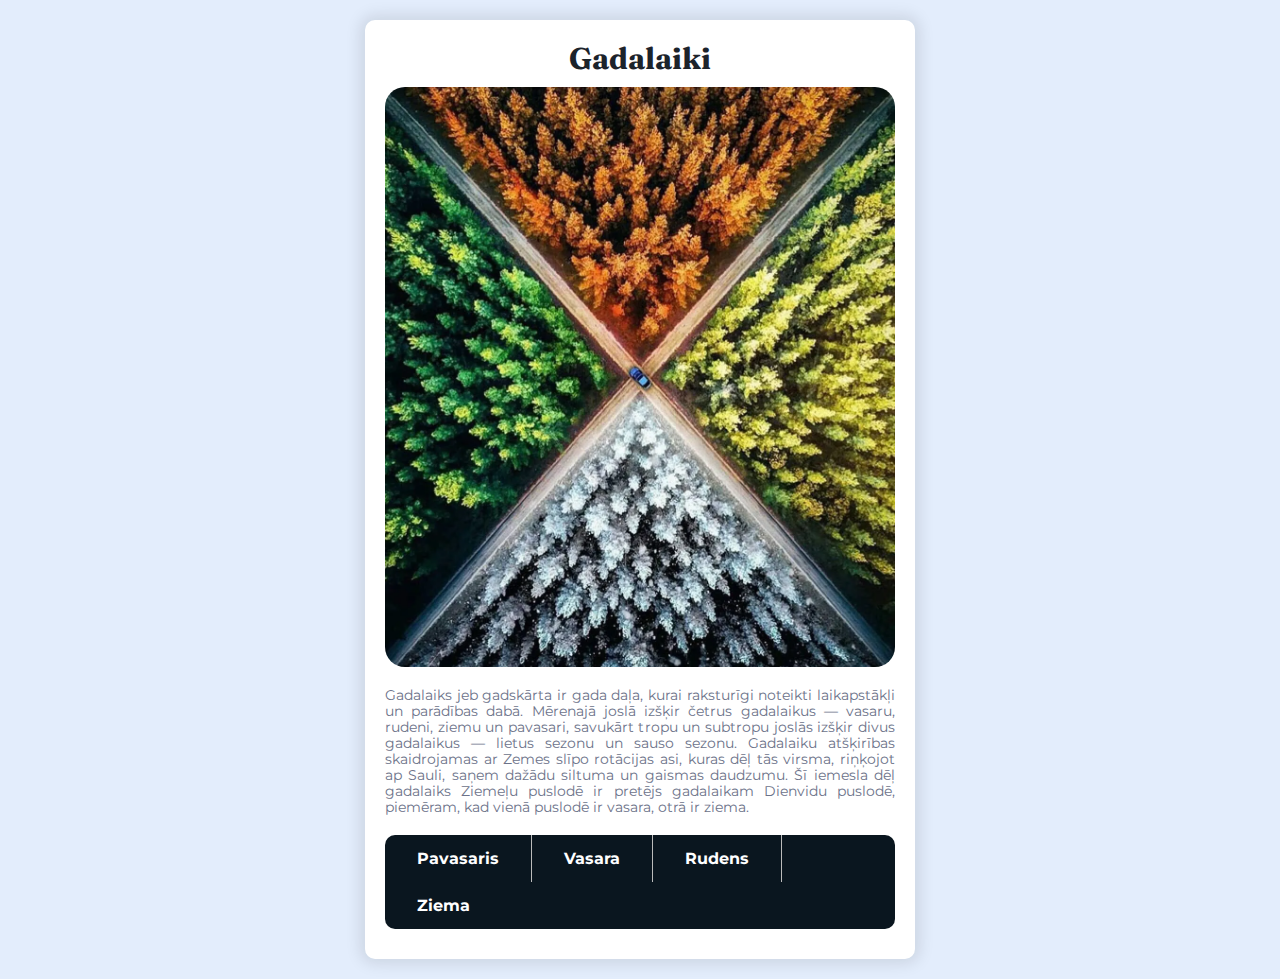
<file: index.html>
<!DOCTYPE html>
<html lang="lv">
    <head>
        <meta charset="UTF-8" />
        <meta name="description" content="Gadalaiki. Patiesi stāsti." />
        <!-- description, kuru gooogle parāda-->
        <meta
            name="keywords"
            content="gads, pavasaris, vasara, rudens, ziema"
        />
        <!-- supposed to provide keywords for search engines to determine relevance of that page for different search terms-->
        <meta name="author" content="Linards" />
        <meta http-equiv="X-UA-Compatible" content="IE=edge" />
        <meta name="viewport" content="width=device-width, initial-scale=1.0" />
        <link rel="stylesheet" href="app.css" />
        <title>Gadalaiki</title>
    </head>
    <body>
        <article>
            <div class="card-main-content">
                <h1>Gadalaiki</h1>
                <img
                    class="picture"
                    src="bildes/gadalaiki.webp"
                    alt="Gadalaiki"
                />
                <div class="card-main">
                    <blockquote cite="https://lv.wikipedia.org/wiki/Gadalaiks">
                        Gadalaiks jeb gadskārta ir gada daļa, kurai raksturīgi
                        noteikti laikapstākļi un parādības dabā. Mērenajā joslā
                        izšķir četrus gadalaikus — vasaru, rudeni, ziemu un
                        pavasari, savukārt tropu un subtropu joslās izšķir divus
                        gadalaikus — lietus sezonu un sauso sezonu. Gadalaiku
                        atšķirības skaidrojamas ar Zemes slīpo rotācijas asi,
                        kuras dēļ tās virsma, riņķojot ap Sauli, saņem dažādu
                        siltuma un gaismas daudzumu. Šī iemesla dēļ gadalaiks
                        Ziemeļu puslodē ir pretējs gadalaikam Dienvidu puslodē,
                        piemēram, kad vienā puslodē ir vasara, otrā ir ziema.
                    </blockquote>
                </div>
                <div class="card-nav">
                    <nav>
                        <ul>
                            <li><a href="pavasaris.html">Pavasaris</a></li>
                            <li><a href="vasara.html">Vasara</a></li>
                            <li><a href="rudens.html">Rudens</a></li>
                            <li><a href="ziema.html">Ziema</a></li>
                        </ul>
                    </nav>
                </div>
            </div>
        </article>
    </body>
</html>
</file>
<file: app.css>
@import url("https://fonts.googleapis.com/css2?family=Fraunces:opsz,wght@9..144,400;9..144,500;9..144,600;9..144,700&family=Montserrat:wght@500;600;700&display=swap");

* {
    margin: 0;
    padding: 0;
    box-sizing: border-box;
}

img {
    display: block;
    max-width: 100%;
    height: auto;
}

a {
    text-decoration: none;
    color: inherit;
}

p,
h1 {
    overflow-wrap: break-word;
}

ol,
ul {
    list-style: none;
}

body {
    min-height: 100vh;
    display: flex;
    justify-content: center;
    align-items: center;
    background: hsl(216, 82%, 94%);
}

.pavasaris {
    background: #fec89a;
}

.vasara {
    background: #fec5bb;
}

.rudens {
    background: #fdffb6;
}

.ziema {
    background: #9bf6ff;
}

/* ******************** */
/* CARD LAYOUT */
/* ******************** */

article {
    overflow: hidden;
    max-width: 550px;
    display: flex;
    flex-direction: column;
    border-radius: 10px;
    background: hsl(0, 0%, 100%);
    font-family: "Montserrat", sans-serif;
    margin: 20px;
    box-shadow: 0px 0px 15px 5px rgba(0, 0, 0, 0.1);
    transition: 0.7s ease;
}

/* ******************** */
/* CARD LAYOUT IMG */
/* ******************** */

.picture {
    overflow: hidden;
    background-position: center 50%;
    background-size: 100%;
    border-radius: 20px;
    transition: 0.7s ease;
}

img {
    width: 100%;
    max-height: 580px;
    object-fit: cover;
    transition: 0.7s ease;
}

/* ******************** */
/* CARD LAYOUT TEXT */
/* ******************** */

.card-main-content {
    padding: 20px;
}

.card-main-content > h1 {
    display: flex;
    justify-content: center;
    font-family: "Fraunces", serif;
    font-size: clamp(1.63rem, calc(1.34rem + 1.43vw), 1.88rem);
    margin-bottom: 10px;
    color: hsl(212, 21%, 14%);
}

.card-main {
    text-align: justify;
    margin-top: 20px;
    margin-bottom: 20px;
    font-size: clamp(0.83rem, calc(0.44rem + 0.53vw), 1rem);
    color: hsl(228, 12%, 48%);
}

/* ******************** */
/* CARD LAYOUT NAV */
/* ******************** */

.card-nav {
    display: flex;
    justify-content: center;
    margin-bottom: 10px;
    transition: 0.7s ease;
}

ul {
    list-style-type: none;
    margin: 0;
    padding: 0;
    overflow: hidden;
    background-color: #0a161f;
    border-radius: 10px;
    font-weight: bold;
    transition: 0.7s ease;
}

/* borders */
li {
    float: left;
    border-right: 1px solid #bbb;
}

li:last-child {
    border-right: none;
}
/* borders */

li a {
    display: block;
    color: white;
    text-align: center;
    padding: 14px 32px;
    transition: 0.7s ease;
}

li a:hover:not(.active),
a:focus {
    background: #333;
}

.active {
    background-color: #3ab0ff;
    padding: 14px 32px;
    cursor: default;
    text-align: center;
}

/* ******************** */
/* CARD LAYOUT FOOTER */
/* ******************** */

.card-footer {
    display: flex;
    flex-direction: column;
    align-items: center;
    gap: 15px;
}

.card-footer > hr {
    margin-top: 10px;
    width: 200px;
}

.card-footer > a {
    transition: 0.7s ease;
}

.card-footer > a:hover {
    font-weight: 700;
}

/* ******************** */
/* MEDIA QUERY */
/* ******************** */

@media (max-width: 584px) {
    img {
        max-height: 300px;
        transition: 0.7 ease;
    }
    .card-nav {
        flex-direction: column;
    }
    li {
        float: none;
        transition: 0.7 ease;
    }
}

/* ******************** */
/* ZIEMA */
/* ******************** */

#snowflakeContainer {
    position: absolute;
    left: 0px;
    top: 0px;
    display: none;
}

.snowflake {
    position: fixed;
    background-color: #ffffff;
    user-select: none;
    z-index: 1000;
    pointer-events: none;
    border-radius: 50%;
    width: 10px;
    height: 10px;
}

/* ******************** */
/* PAVASARIS */
/* ******************** */

.falling-leaves {
    position: absolute;
    top: 0;
    bottom: 0;
    left: 50%;
    width: 100%;
    transform: translate(-50%, 0);
    z-index: -3000;
    overflow: hidden;
}
.leaf-scene {
    position: absolute;
    top: 0;
    left: 0;
    bottom: 0;
    width: 100%;
    transform-style: preserve-3d;
}

.leaf-scene > div {
    position: absolute;
    top: 0;
    left: 0;
    width: 20px;
    height: 20px;
    background: url(https://s3-us-west-2.amazonaws.com/s.cdpn.io/125707/leaf.svg)
        no-repeat;
    background-size: 100%;
    transform-style: preserve-3d;
    backface-visibility: visible;
}

/* ******************** */
/* RUDENS */
/* ******************** */

#box {
    position: fixed;
    left: 0;
    width: 100%;
    height: 200vh;
    z-index: -99;
}
#canvas {
    transform: rotate(6deg);
}
</file>
